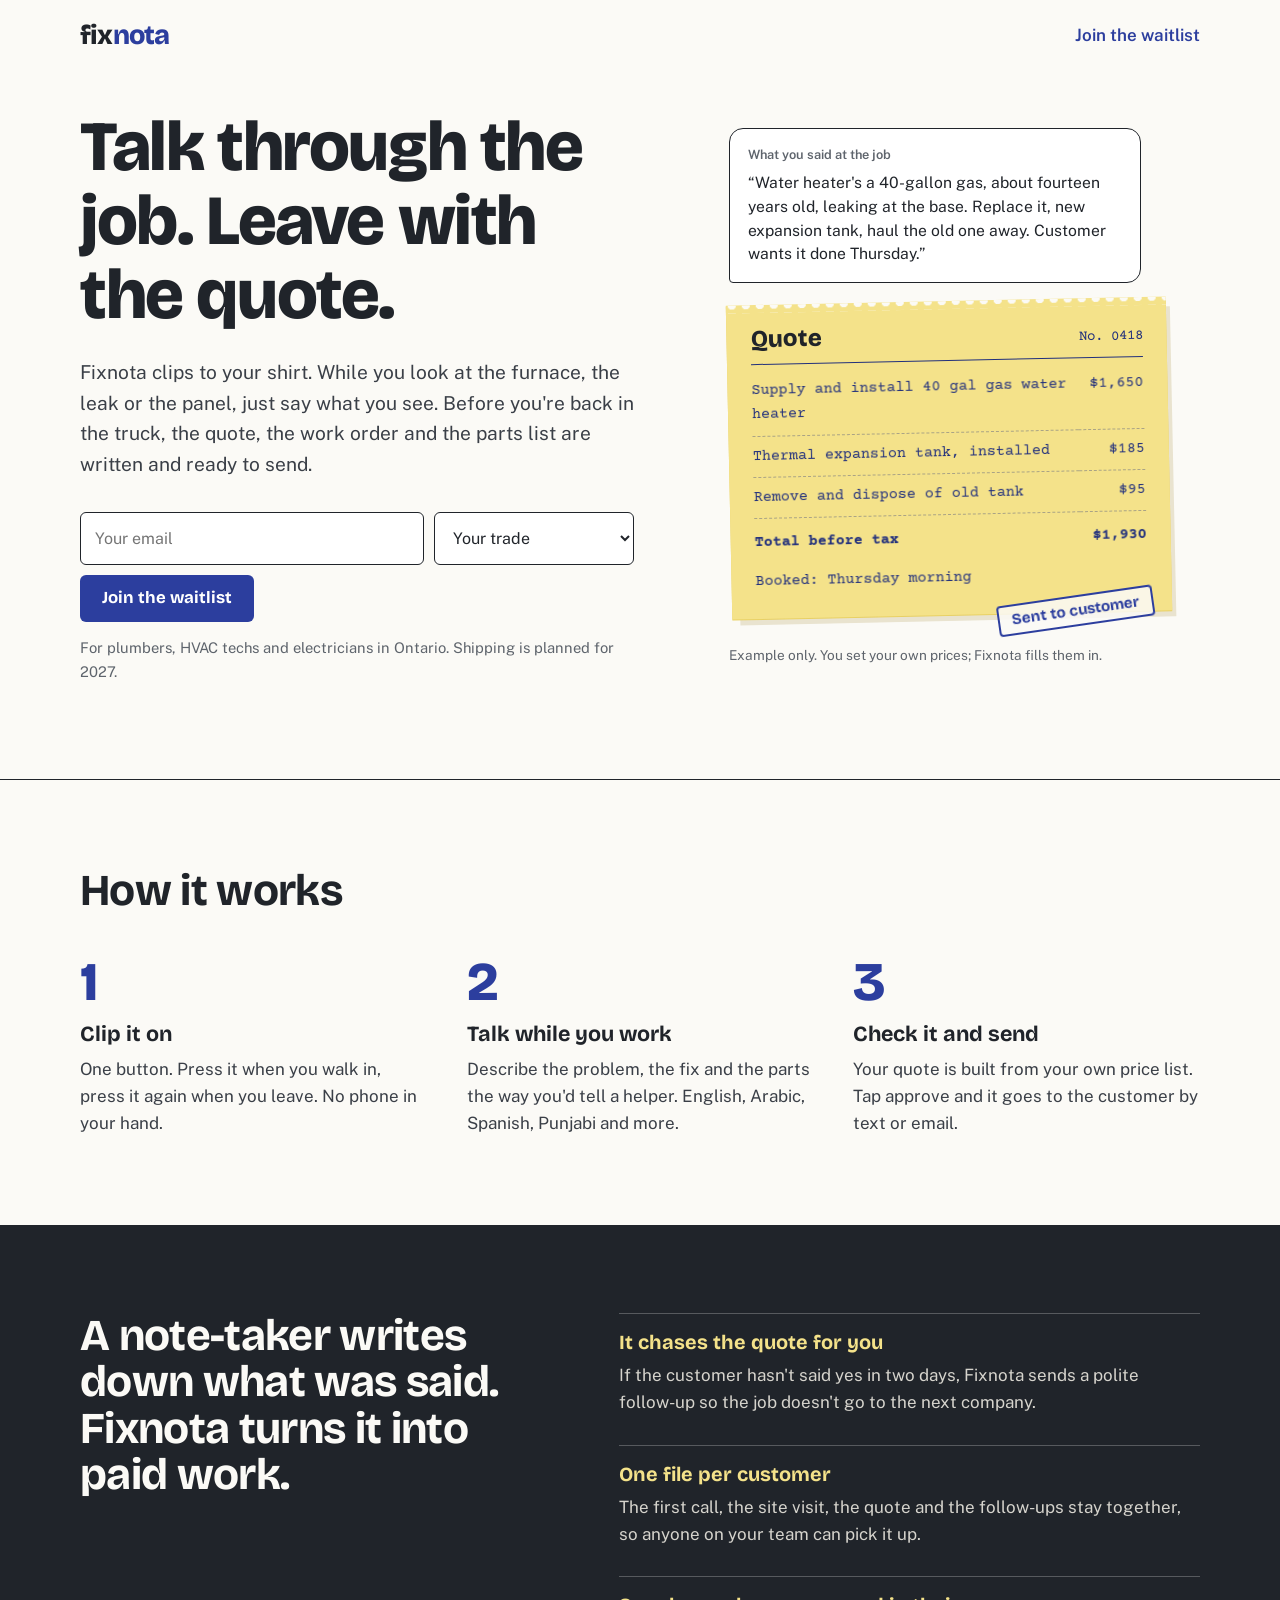
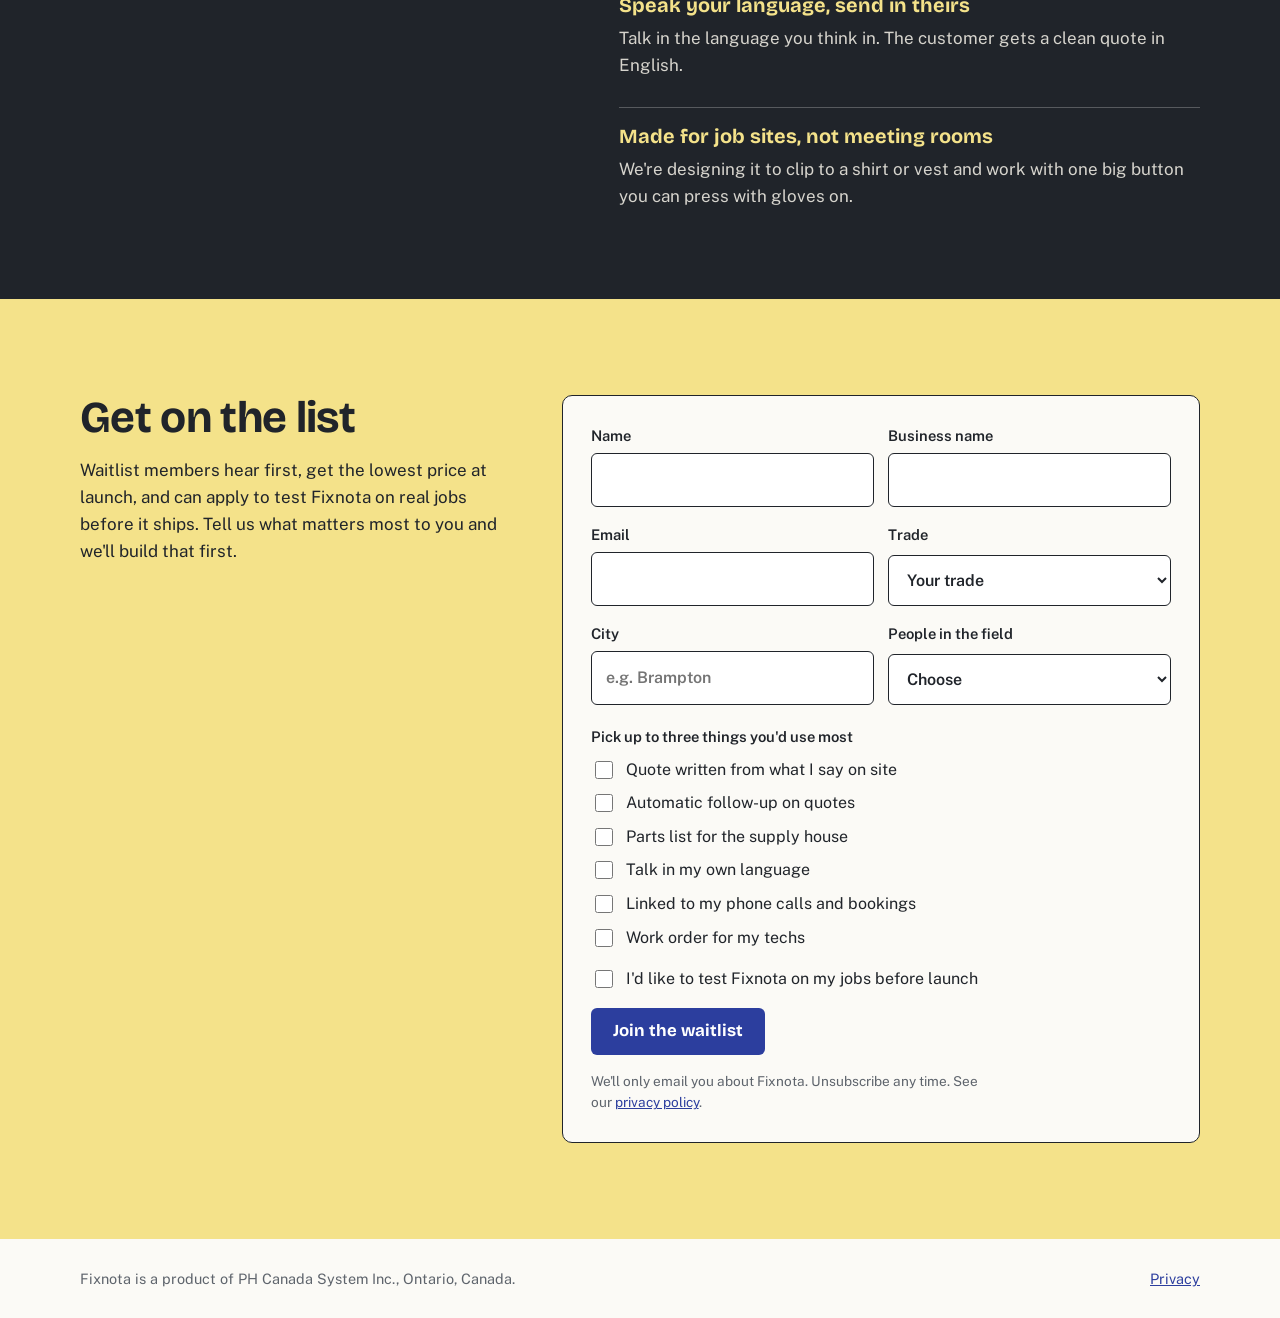
<file: index.html>
<!doctype html>
<html lang="en">
<head>
  <meta charset="utf-8">
  <meta name="viewport" content="width=device-width, initial-scale=1">
  <title>Fixnota | Talk through the job. Leave with the quote.</title>
  <meta name="description" content="Fixnota is a clip-on recorder for plumbers, HVAC techs and electricians. Talk through the job while you look, and it writes the quote, the work order and the parts list. Join the waitlist.">
  <link rel="preconnect" href="https://fonts.googleapis.com">
  <link rel="preconnect" href="https://fonts.gstatic.com" crossorigin>
  <link href="https://fonts.googleapis.com/css2?family=Bricolage+Grotesque:opsz,wght@12..96,500;12..96,700;12..96,800&family=Public+Sans:wght@400;500;600&family=Courier+Prime:wght@400;700&display=swap" rel="stylesheet">
  <link rel="stylesheet" href="styles.css">
  <script src="config.js" defer></script>
</head>
<body>
  <header class="top">
    <div class="wrap top-row">
      <a class="logo" href="index.html" aria-label="Fixnota home">fix<span>nota</span></a>
      <a class="top-link" href="#join">Join the waitlist</a>
    </div>
  </header>

  <main>
    <section class="hero">
      <div class="wrap hero-grid">
        <div class="hero-copy">
          <h1>Talk through the job. Leave with the quote.</h1>
          <p class="lede">Fixnota clips to your shirt. While you look at the furnace, the leak or the panel, just say what you see. Before you're back in the truck, the quote, the work order and the parts list are written and ready to send.</p>
          <div data-waitlist="hero"></div>
          <p class="note">For plumbers, HVAC techs and electricians in Ontario. Shipping is planned for 2027.</p>
        </div>

        <figure class="slip" aria-label="Example quote written by Fixnota from a site visit">
          <div class="slip-said">
            <p class="said-label">What you said at the job</p>
            <p class="said">“Water heater's a 40-gallon gas, about fourteen years old, leaking at the base. Replace it, new expansion tank, haul the old one away. Customer wants it done Thursday.”</p>
          </div>
          <div class="slip-paper">
            <div class="slip-head">
              <span class="slip-title">Quote</span>
              <span class="slip-no">No. 0418</span>
            </div>
            <table class="slip-lines">
              <tbody>
                <tr class="ln"><td>Supply and install 40 gal gas water heater</td><td>$1,650</td></tr>
                <tr class="ln"><td>Thermal expansion tank, installed</td><td>$185</td></tr>
                <tr class="ln"><td>Remove and dispose of old tank</td><td>$95</td></tr>
                <tr class="ln total"><td>Total before tax</td><td>$1,930</td></tr>
              </tbody>
            </table>
            <p class="slip-meta ln">Booked: Thursday morning</p>
            <p class="stamp ln">Sent to customer</p>
          </div>
          <figcaption>Example only. You set your own prices; Fixnota fills them in.</figcaption>
        </figure>
      </div>
    </section>

    <section class="steps" aria-labelledby="steps-title">
      <div class="wrap">
        <h2 id="steps-title">How it works</h2>
        <ol class="step-list">
          <li>
            <h3>Clip it on</h3>
            <p>One button. Press it when you walk in, press it again when you leave. No phone in your hand.</p>
          </li>
          <li>
            <h3>Talk while you work</h3>
            <p>Describe the problem, the fix and the parts the way you'd tell a helper. English, Arabic, Spanish, Punjabi and more.</p>
          </li>
          <li>
            <h3>Check it and send</h3>
            <p>Your quote is built from your own price list. Tap approve and it goes to the customer by text or email.</p>
          </li>
        </ol>
      </div>
    </section>

    <section class="diff" aria-labelledby="diff-title">
      <div class="wrap diff-grid">
        <h2 id="diff-title">A note-taker writes down what was said. Fixnota turns it into paid work.</h2>
        <dl class="diff-list">
          <div>
            <dt>It chases the quote for you</dt>
            <dd>If the customer hasn't said yes in two days, Fixnota sends a polite follow-up so the job doesn't go to the next company.</dd>
          </div>
          <div>
            <dt>One file per customer</dt>
            <dd>The first call, the site visit, the quote and the follow-ups stay together, so anyone on your team can pick it up.</dd>
          </div>
          <div>
            <dt>Speak your language, send in theirs</dt>
            <dd>Talk in the language you think in. The customer gets a clean quote in English.</dd>
          </div>
          <div>
            <dt>Made for job sites, not meeting rooms</dt>
            <dd>We're designing it to clip to a shirt or vest and work with one big button you can press with gloves on.</dd>
          </div>
        </dl>
      </div>
    </section>

    <section class="join" id="join" aria-labelledby="join-title">
      <div class="wrap join-grid">
        <div>
          <h2 id="join-title">Get on the list</h2>
          <p>Waitlist members hear first, get the lowest price at launch, and can apply to test Fixnota on real jobs before it ships. Tell us what matters most to you and we'll build that first.</p>
        </div>
        <div data-waitlist="full"></div>
      </div>
    </section>
  </main>

  <footer class="foot">
    <div class="wrap foot-row">
      <p>Fixnota is a product of PH Canada System Inc., Ontario, Canada.</p>
      <p><a href="privacy.html">Privacy</a></p>
    </div>
  </footer>
</body>
</html>
</file>
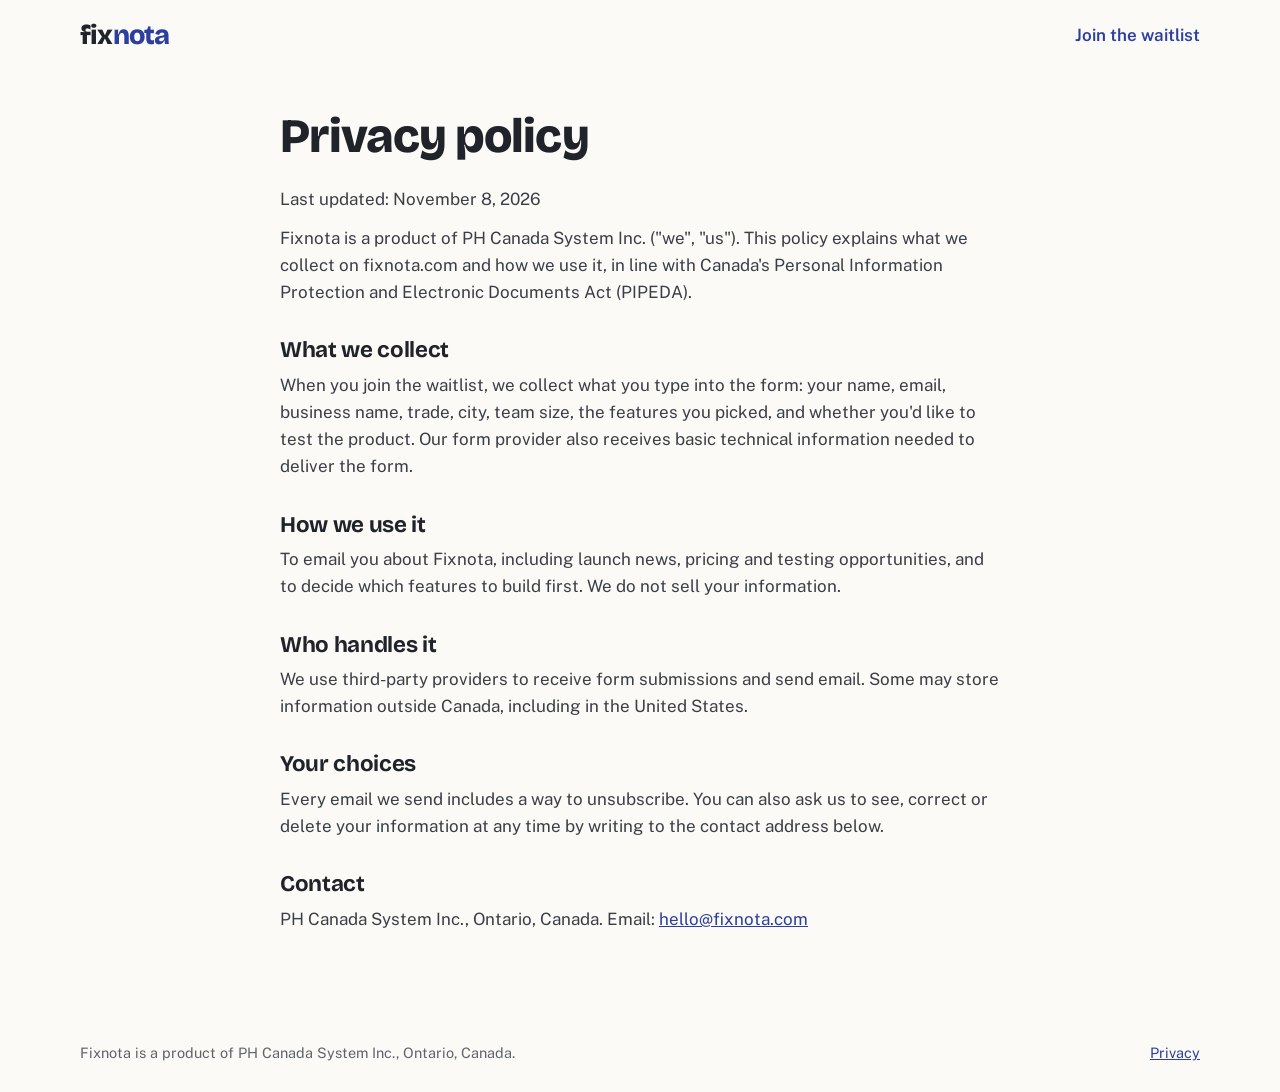
<file: privacy.html>
<!doctype html>
<html lang="en">
<head>
  <meta charset="utf-8">
  <meta name="viewport" content="width=device-width, initial-scale=1">
  <title>Privacy policy | Fixnota</title>
  <meta name="description" content="How Fixnota collects and uses personal information.">
  <link rel="preconnect" href="https://fonts.googleapis.com">
  <link rel="preconnect" href="https://fonts.gstatic.com" crossorigin>
  <link href="https://fonts.googleapis.com/css2?family=Bricolage+Grotesque:opsz,wght@12..96,500;12..96,700;12..96,800&family=Public+Sans:wght@400;500;600&family=Courier+Prime:wght@400;700&display=swap" rel="stylesheet">
  <link rel="stylesheet" href="styles.css">
</head>
<body>
  <header class="top">
    <div class="wrap top-row">
      <a class="logo" href="index.html" aria-label="Fixnota home">fix<span>nota</span></a>
      <a class="top-link" href="index.html#join">Join the waitlist</a>
    </div>
  </header>

  <main class="page"><div class="wrap">
<h1>Privacy policy</h1>
<p>Last updated: November 8, 2026</p>
<p>Fixnota is a product of PH Canada System Inc. ("we", "us"). This policy explains what we collect on fixnota.com and how we use it, in line with Canada's Personal Information Protection and Electronic Documents Act (PIPEDA).</p>
<h2>What we collect</h2>
<p>When you join the waitlist, we collect what you type into the form: your name, email, business name, trade, city, team size, the features you picked, and whether you'd like to test the product. Our form provider also receives basic technical information needed to deliver the form.</p>
<h2>How we use it</h2>
<p>To email you about Fixnota, including launch news, pricing and testing opportunities, and to decide which features to build first. We do not sell your information.</p>
<h2>Who handles it</h2>
<p>We use third-party providers to receive form submissions and send email. Some may store information outside Canada, including in the United States.</p>
<h2>Your choices</h2>
<p>Every email we send includes a way to unsubscribe. You can also ask us to see, correct or delete your information at any time by writing to the contact address below.</p>
<h2>Contact</h2>
<p>PH Canada System Inc., Ontario, Canada. Email: <a href="mailto:hello@fixnota.com">hello@fixnota.com</a></p>
</div></main>

  <footer class="foot">
    <div class="wrap foot-row">
      <p>Fixnota is a product of PH Canada System Inc., Ontario, Canada.</p>
      <p><a href="privacy.html">Privacy</a></p>
    </div>
  </footer>
</body>
</html>
</file>
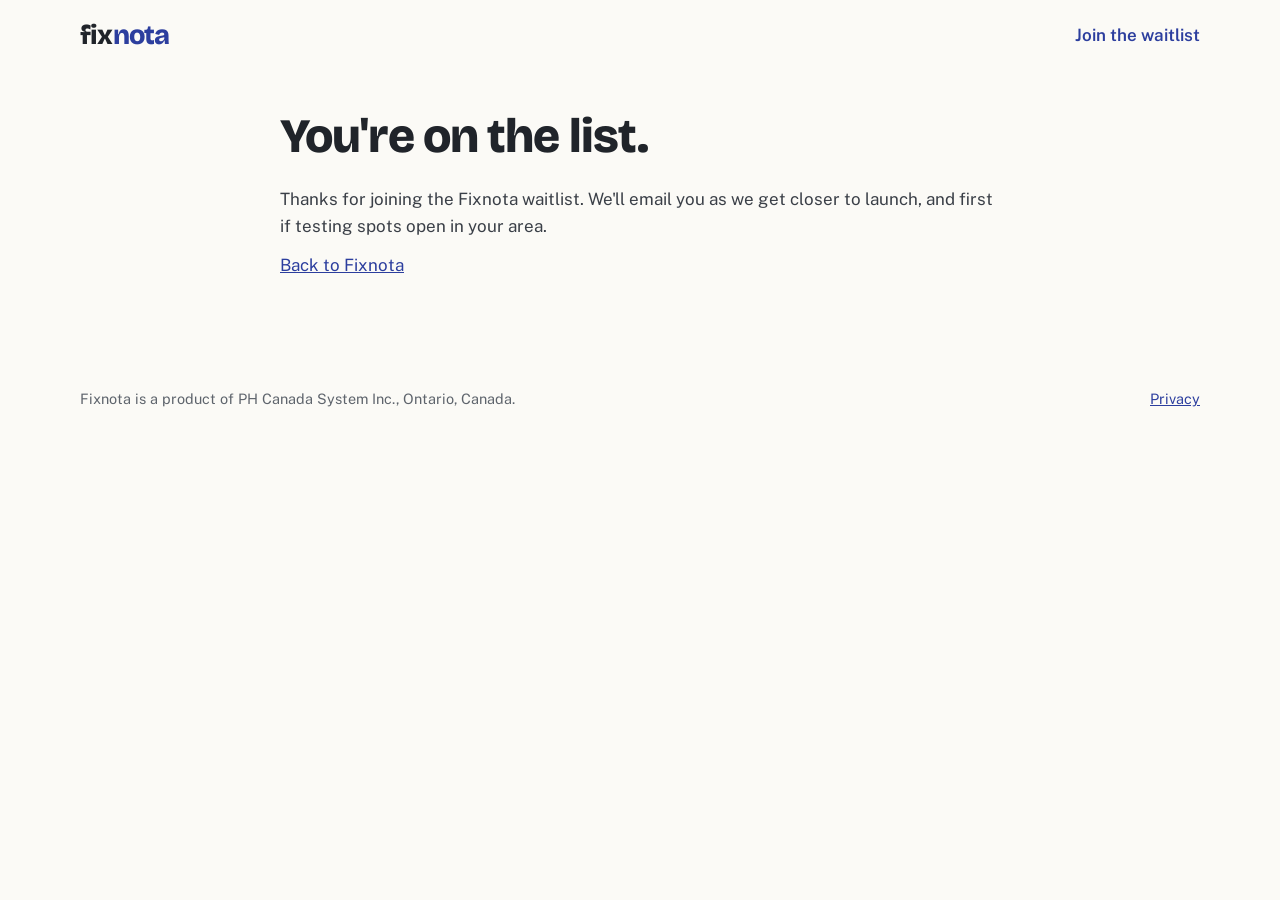
<file: thanks.html>
<!doctype html>
<html lang="en">
<head>
  <meta charset="utf-8">
  <meta name="viewport" content="width=device-width, initial-scale=1">
  <title>You're on the list | Fixnota</title>
  <meta name="description" content="Thanks for joining the Fixnota waitlist.">
  <link rel="preconnect" href="https://fonts.googleapis.com">
  <link rel="preconnect" href="https://fonts.gstatic.com" crossorigin>
  <link href="https://fonts.googleapis.com/css2?family=Bricolage+Grotesque:opsz,wght@12..96,500;12..96,700;12..96,800&family=Public+Sans:wght@400;500;600&family=Courier+Prime:wght@400;700&display=swap" rel="stylesheet">
  <link rel="stylesheet" href="styles.css">
</head>
<body>
  <header class="top">
    <div class="wrap top-row">
      <a class="logo" href="index.html" aria-label="Fixnota home">fix<span>nota</span></a>
      <a class="top-link" href="index.html#join">Join the waitlist</a>
    </div>
  </header>

  <main class="page"><div class="wrap">
<h1>You're on the list.</h1>
<p>Thanks for joining the Fixnota waitlist. We'll email you as we get closer to launch, and first if testing spots open in your area.</p>
<p><a href="index.html">Back to Fixnota</a></p>
</div></main>

  <footer class="foot">
    <div class="wrap foot-row">
      <p>Fixnota is a product of PH Canada System Inc., Ontario, Canada.</p>
      <p><a href="privacy.html">Privacy</a></p>
    </div>
  </footer>
</body>
</html>
</file>
<file: styles.css>
:root {
  --paper: #fbfaf6;
  --canary: #f4e28a;
  --canary-deep: #e8d064;
  --ink: #20242a;
  --carbon: #2c3e9e;
  --carbon-dark: #22307c;
  --steel: #5e646c;
  --rule: #d9d5c7;
  --display: "Bricolage Grotesque", "Arial Narrow", sans-serif;
  --body: "Public Sans", system-ui, sans-serif;
  --typed: "Courier Prime", "Courier New", monospace;
}

* { box-sizing: border-box; }
html { -webkit-text-size-adjust: 100%; }
body {
  margin: 0;
  background: var(--paper);
  color: var(--ink);
  font: 400 1.0625rem/1.6 var(--body);
}
img { max-width: 100%; }
a { color: var(--carbon); }
a:hover { color: var(--carbon-dark); }
:focus-visible { outline: 3px solid var(--carbon); outline-offset: 2px; }

.wrap { width: min(1120px, 100% - 40px); margin-inline: auto; }
.sr { position: absolute; width: 1px; height: 1px; overflow: hidden; clip: rect(0 0 0 0); white-space: nowrap; }
.hp { display: none; }

h1, h2, h3 { font-family: var(--display); line-height: 1.05; margin: 0; }
h1 { font-size: clamp(2.6rem, 6vw, 4.4rem); font-weight: 800; letter-spacing: -0.02em; max-width: 13ch; }
h2 { font-size: clamp(1.9rem, 3.6vw, 2.75rem); font-weight: 700; letter-spacing: -0.015em; }
h3 { font-size: 1.35rem; font-weight: 700; }
p { margin: 0; }

/* Header */
.top { padding: 22px 0; }
.top-row { display: flex; align-items: center; justify-content: space-between; gap: 16px; }
.logo {
  font: 800 1.7rem/1 var(--display);
  color: var(--ink);
  text-decoration: none;
  letter-spacing: -0.03em;
}
.logo span { color: var(--carbon); }
.top-link { font-weight: 600; text-decoration: none; }
.top-link:hover { text-decoration: underline; }

/* Hero */
.hero { padding: 40px 0 96px; }
.hero-grid { display: grid; grid-template-columns: 1.05fr 0.95fr; gap: 64px; align-items: center; }
.lede { margin-top: 24px; font-size: 1.2rem; max-width: 34em; color: #3a3f47; }
.note { margin-top: 14px; font-size: 0.92rem; color: var(--steel); }

/* Forms */
.wl-hero { margin-top: 32px; display: flex; flex-wrap: wrap; gap: 10px; max-width: 560px; }
.wl input, .wl select {
  font: inherit;
  font-size: 1rem;
  padding: 13px 14px;
  border: 1.5px solid var(--ink);
  border-radius: 6px;
  background: #fff;
  color: var(--ink);
  min-width: 0;
}
.wl-hero input { flex: 1 1 220px; }
.wl-hero select { flex: 0 1 200px; }
.wl button {
  font: 700 1.05rem/1 var(--display);
  padding: 15px 22px;
  border: 0;
  border-radius: 6px;
  background: var(--carbon);
  color: #fff;
  cursor: pointer;
}
.wl button:hover { background: var(--carbon-dark); }
.form-msg { flex-basis: 100%; font-weight: 600; color: var(--carbon-dark); min-height: 0; }
.form-msg:empty { display: none; }

/* The quote slip */
.slip { margin: 0; justify-self: center; width: min(440px, 100%); }
.slip-said {
  background: #fff;
  border: 1.5px solid var(--ink);
  border-radius: 14px 14px 14px 4px;
  padding: 16px 18px;
  margin: 0 28px 18px 0;
}
.said-label { font-size: 0.8rem; font-weight: 600; color: var(--steel); margin-bottom: 6px; }
.said { font-size: 0.98rem; line-height: 1.5; }
.slip-paper {
  position: relative;
  background: var(--canary);
  padding: 22px 24px 26px;
  transform: rotate(-1.2deg);
  box-shadow: 0 1px 0 var(--canary-deep), 6px 8px 0 -2px #e9e3cf;
  font-family: var(--typed);
  color: var(--carbon-dark);
}
.slip-paper::before {
  content: "";
  position: absolute; inset: 0 0 auto 0; height: 8px;
  background: radial-gradient(circle at 6px 0, var(--paper) 4px, transparent 4.5px) 0 0 / 14px 8px repeat-x;
}
.slip-head { display: flex; justify-content: space-between; align-items: baseline; border-bottom: 1.5px solid var(--carbon-dark); padding-bottom: 8px; margin-bottom: 6px; }
.slip-title { font: 800 1.5rem/1 var(--display); color: var(--ink); }
.slip-no { font-size: 0.9rem; }
.slip-lines { width: 100%; border-collapse: collapse; font-size: 0.95rem; }
.slip-lines td { padding: 8px 0; border-bottom: 1px dashed rgba(34, 48, 124, 0.35); vertical-align: top; }
.slip-lines td:last-child { text-align: right; white-space: nowrap; padding-left: 12px; }
.slip-lines .total td { border-bottom: 0; font-weight: 700; padding-top: 12px; }
.slip-meta { margin-top: 6px; font-size: 0.92rem; }
.stamp {
  position: absolute; right: 18px; bottom: -14px;
  transform: rotate(-7deg);
  border: 2.5px solid var(--carbon);
  color: var(--carbon);
  background: rgba(251, 250, 246, 0.85);
  padding: 6px 12px;
  font: 700 0.95rem/1 var(--display);
  border-radius: 4px;
}
.slip figcaption { margin-top: 30px; font-size: 0.85rem; color: var(--steel); }

/* One load moment: the slip fills in line by line. */
@media (prefers-reduced-motion: no-preference) {
  .ln { opacity: 0; animation: write 0.45s ease-out forwards; }
  .slip-lines tr:nth-child(1) { animation-delay: 0.5s; }
  .slip-lines tr:nth-child(2) { animation-delay: 0.9s; }
  .slip-lines tr:nth-child(3) { animation-delay: 1.3s; }
  .slip-lines tr:nth-child(4) { animation-delay: 1.8s; }
  .slip-meta { animation-delay: 2.2s; }
  .stamp { animation: stamp 0.35s cubic-bezier(.2, 1.6, .4, 1) 2.8s forwards; }
  @keyframes write { from { opacity: 0; clip-path: inset(0 100% 0 0); } to { opacity: 1; clip-path: inset(0 0 0 0); } }
  @keyframes stamp { from { opacity: 0; transform: rotate(-7deg) scale(1.6); } to { opacity: 1; transform: rotate(-7deg) scale(1); } }
}

/* Steps */
.steps { padding: 88px 0; border-top: 1.5px solid var(--ink); }
.step-list { list-style: none; counter-reset: step; padding: 0; margin: 40px 0 0; display: grid; grid-template-columns: repeat(3, 1fr); gap: 40px; }
.step-list li { counter-increment: step; }
.step-list li::before {
  content: counter(step);
  display: block;
  font: 800 3.4rem/1 var(--display);
  color: var(--carbon);
  margin-bottom: 14px;
}
.step-list p { margin-top: 10px; color: #3a3f47; max-width: 30em; }

/* Difference */
.diff { padding: 88px 0; background: var(--ink); color: var(--paper); }
.diff-grid { display: grid; grid-template-columns: 0.9fr 1.1fr; gap: 64px; }
.diff h2 { max-width: 16ch; }
.diff-list { margin: 0; display: grid; gap: 28px; }
.diff-list div { border-top: 1px solid rgba(251, 250, 246, 0.25); padding-top: 16px; }
.diff-list dt { font: 700 1.25rem/1.2 var(--display); color: var(--canary); }
.diff-list dd { margin: 8px 0 0; color: #d6d4cd; max-width: 34em; }

/* Join */
.join { padding: 96px 0; background: var(--canary); }
.join-grid { display: grid; grid-template-columns: 0.8fr 1.2fr; gap: 56px; align-items: start; }
.join p { margin-top: 16px; max-width: 30em; }
.wl-full { background: var(--paper); border: 1.5px solid var(--ink); border-radius: 10px; padding: 28px; display: grid; gap: 16px; }
.wl-full .row { display: grid; grid-template-columns: 1fr 1fr; gap: 14px; }
.wl-full label { display: grid; gap: 6px; font-size: 0.92rem; font-weight: 600; }
.wl-full fieldset { border: 0; padding: 0; margin: 4px 0 0; display: grid; gap: 8px; }
.wl-full legend { font-weight: 600; font-size: 0.92rem; margin-bottom: 8px; padding: 0; }
.wl-full .check, .wl-full .tester { display: flex; gap: 10px; align-items: flex-start; font-weight: 400; font-size: 1rem; }
.wl-full .check input, .wl-full .tester input { width: 18px; height: 18px; margin-top: 4px; accent-color: var(--carbon); padding: 0; }
.wl-full .check:has(input:disabled) { color: #9a9ea4; }
.wl-full button { justify-self: start; }
.fine { font-size: 0.85rem; color: var(--steel); }
.join .wl-full p.fine { margin-top: 0; }

/* Footer */
.foot { padding: 28px 0; font-size: 0.9rem; color: var(--steel); }
.foot-row { display: flex; justify-content: space-between; gap: 16px; flex-wrap: wrap; }

/* Simple pages */
.page { padding: 40px 0 80px; }
.page .wrap { max-width: 720px; }
.page h1 { font-size: clamp(2.2rem, 5vw, 3rem); max-width: none; margin-bottom: 24px; }
.page h2 { font-size: 1.4rem; margin: 32px 0 10px; }
.page p, .page li { color: #3a3f47; }
.page p + p { margin-top: 12px; }

@media (max-width: 900px) {
  .hero { padding-bottom: 72px; }
  .hero-grid, .diff-grid, .join-grid { grid-template-columns: 1fr; gap: 44px; }
  .step-list { grid-template-columns: 1fr; gap: 32px; }
  .slip-said { margin-right: 0; }
}
@media (max-width: 560px) {
  .wrap { width: calc(100% - 32px); }
  .wl-full { padding: 20px; }
  .wl-full .row { grid-template-columns: 1fr; }
  .wl-hero select, .wl-hero button { flex: 1 1 100%; }
}
</file>
